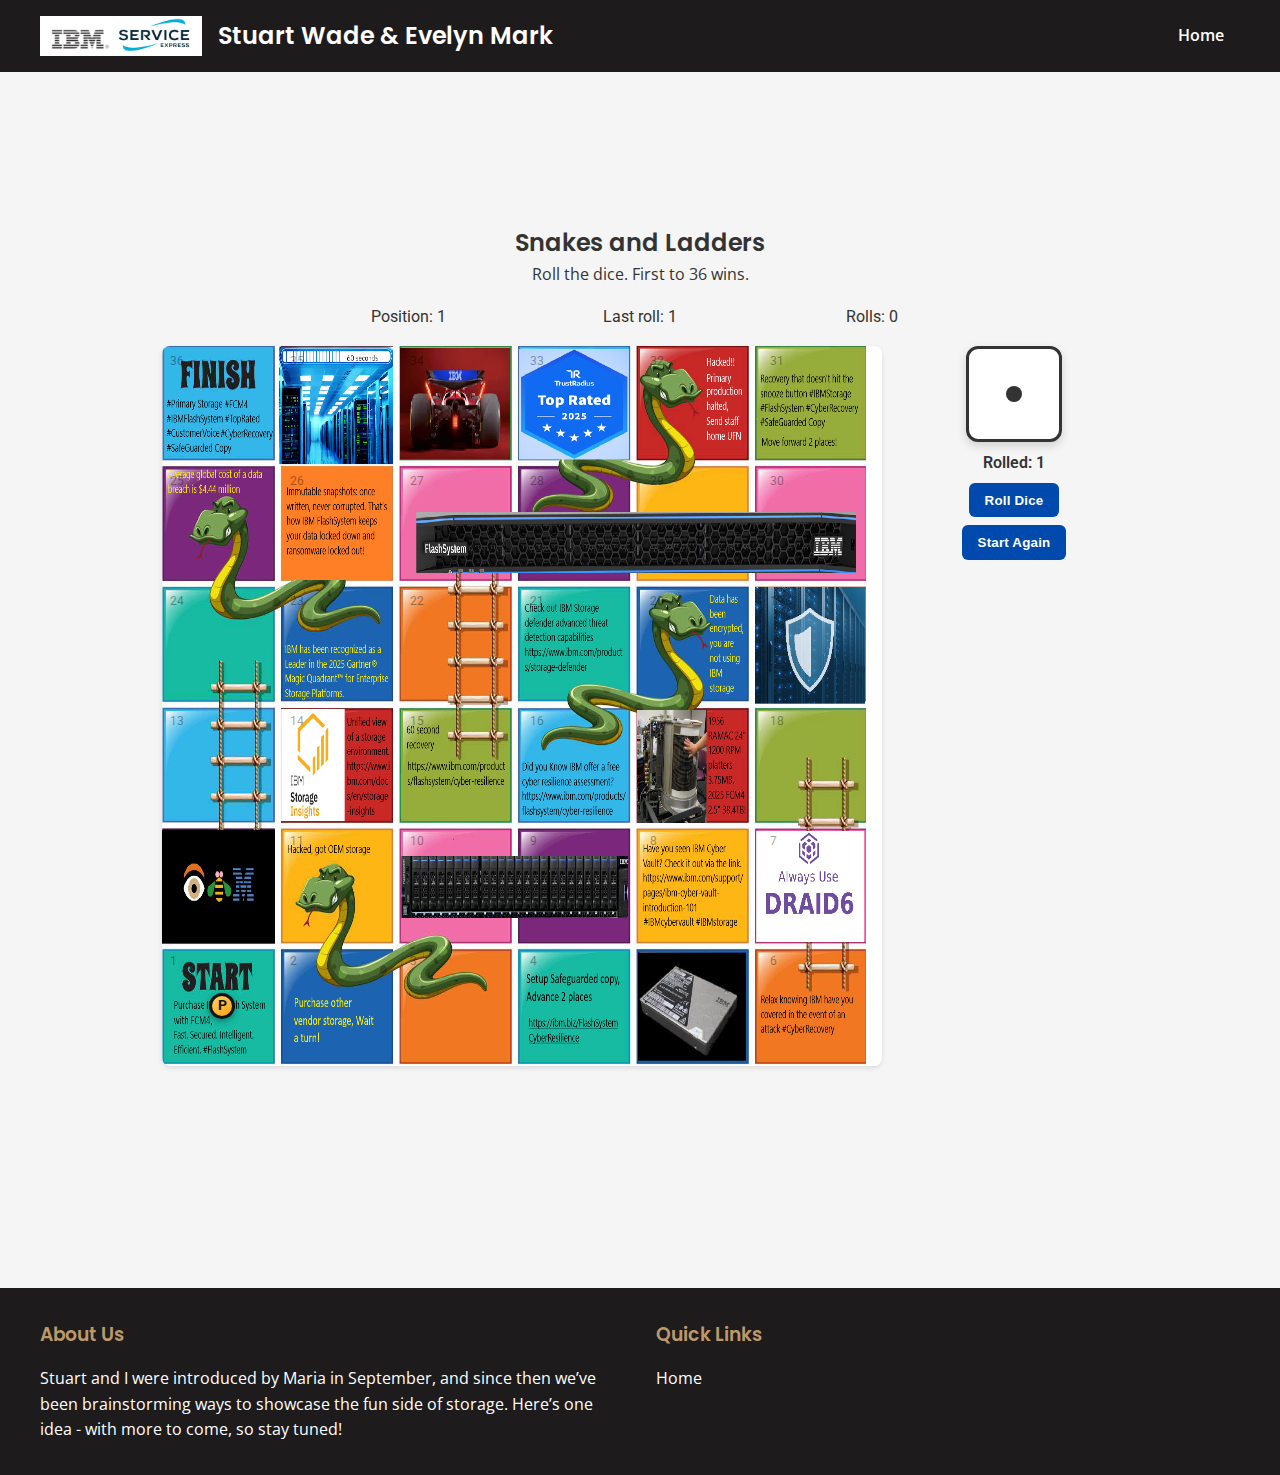
<file: game.html>
<!DOCTYPE html>
<html lang="en">
<head>
  <meta charset="UTF-8" />
  <meta name="viewport" content="width=device-width, initial-scale=1.0"/>
  <meta name="description" content="Storage Snakes vs Flash Ladders"/>
  <title>Storage Snakes vs Flash Ladders</title>
  <link href="https://fonts.googleapis.com/css2?family=Open+Sans:wght@400;600&family=Poppins:wght@500;600&family=Roboto:wght@400;500&display=swap" rel="stylesheet"/>
  <link rel="stylesheet" href="styles.css" />
  <style>
    /* Scoped styles for the game board */
    .game-wrapper { max-width: 1000px; margin: 80px auto; padding: 1rem; }
    .game-header { text-align: center; margin-bottom: 1rem; }
    .board {
      position: relative;
      display: grid;
      grid-template-columns: repeat(6, 1fr);
      grid-auto-rows: 1fr;
      gap: 0;
      /* Use the supplied board artwork as the visual layout */
      background: url('./Flash snakes and ladders (2).png') center/100% 100% no-repeat;
      aspect-ratio: 1 / 1;
      width: 100%;
      max-width: 720px;
      margin: 0 auto;
      border-radius: 8px;
      box-shadow: 0 2px 5px rgba(0,0,0,0.1);
      background-color: transparent;
    }
    .game-area { display: flex; gap: 1rem; align-items: flex-start; justify-content: center; }
    .dice-panel { width: 220px; min-width: 200px; display: flex; flex-direction: column; gap: 0.75rem; align-items: center; }
    .dice-box { display: flex; flex-direction: column; gap: 0.5rem; align-items: center; }
    .dice {
      width: 96px; height: 96px; background: #fff; border-radius: 12px;
      border: 3px solid #333; position: relative; box-shadow: 0 4px 10px rgba(0,0,0,0.15);
      display: grid; grid-template-columns: repeat(3, 1fr); grid-template-rows: repeat(3, 1fr);
      padding: 8px; box-sizing: border-box;
    }
    .pip { width: 16px; height: 16px; background: #333; border-radius: 50%; justify-self: center; align-self: center; }
    /* Position pips in 3x3 grid */
    .pip[data-pos="1"] { grid-row: 1; grid-column: 1; }
    .pip[data-pos="2"] { grid-row: 1; grid-column: 2; }
    .pip[data-pos="3"] { grid-row: 1; grid-column: 3; }
    .pip[data-pos="4"] { grid-row: 2; grid-column: 1; }
    .pip[data-pos="5"] { grid-row: 2; grid-column: 2; }
    .pip[data-pos="6"] { grid-row: 2; grid-column: 3; }
    .pip[data-pos="7"] { grid-row: 3; grid-column: 1; }
    .pip[data-pos="8"] { grid-row: 3; grid-column: 2; }
    .pip[data-pos="9"] { grid-row: 3; grid-column: 3; }
    .dice.rolling { animation: shake 0.6s infinite; }
    @keyframes shake { 0% { transform: rotate(0deg); } 25% { transform: rotate(8deg); } 50% { transform: rotate(0deg); } 75% { transform: rotate(-8deg); } 100% { transform: rotate(0deg); } }
    .dice-caption { font-weight: 600; }
    @media (max-width: 900px) { .game-area { flex-direction: column; align-items: center; } .dice-panel { width: auto; min-width: 0; } }
    .cell {
      position: relative;
      background: transparent;
      border-radius: 0;
      display: block;
    }
    .cell .num { position: absolute; top: 6px; left: 8px; font-size: 0.75rem; opacity: 0.35; color: #000; }
    /* Prevent overlay coloring so the artwork remains visible */
    .cell.snake { background: transparent; }
    .cell.ladder { background: transparent; }
    .cell.link-start { outline: 2px solid #e74c3c; }
    .cell.link-end { outline: 2px solid #27ae60; }

    .hud { 
      display: flex; flex-wrap: wrap; align-items: center; justify-content: center; 
      gap: 0.75rem; margin: 0 0 1rem 0; 
    }
    .hud .status { min-width: 220px; text-align: center; }
    .dice-btn { 
      background: var(--primary-blue, #1b4b8b); color: #fff; border: none; 
      padding: 0.6rem 1rem; border-radius: 6px; cursor: pointer; 
      font-weight: 600; letter-spacing: 0.2px; 
    }
    .dice-btn:disabled { opacity: 0.6; cursor: not-allowed; }
    .legend { display: flex; gap: 1rem; justify-content: center; margin-bottom: 1rem; }
    .legend span { display: inline-flex; align-items: center; gap: 0.4rem; }
    .legend .swatch { width: 14px; height: 14px; border-radius: 3px; display: inline-block; }
    .legend .swatch.snake { background: #f6b3b3; }
    .legend .swatch.ladder { background: #a9daf3; }
    .controls { display: flex; gap: 0.75rem; justify-content: center; align-items: center; margin-bottom: 0.75rem; flex-wrap: wrap; }
    .controls label { font-weight: 600; }
    .select, .btn { padding: 0.4rem 0.6rem; border-radius: 6px; border: 1px solid #ccc; }
    .btn { background: var(--primary-blue, #1b4b8b); color: #fff; border: none; }
    .btn.secondary { background: #777; color: #fff; border: none; }
    .badge { display: inline-block; padding: 0.12rem 0.4rem; border-radius: 6px; background: #eee; font-size: 0.8rem; }

    .player-token {
      position: absolute; width: 26px; height: 26px; border-radius: 50%; 
      background: linear-gradient(145deg, #ffd166, #fca311); 
      border: 3px solid #111; box-shadow: 0 2px 6px rgba(0,0,0,0.35);
      display: flex; align-items: center; justify-content: center; 
      font-size: 0.9rem; font-weight: 700; color: #111; 
      transform: translate(-50%, -50%);
      transition: top 1.8s ease-in-out, left 1.8s ease-in-out;
      z-index: 999;
    }
    .announce { text-align: center; min-height: 1.4rem; margin-top: 0.5rem; color: var(--primary-blue, #1b4b8b); font-weight: 600; }
  </style>
</head>
<body>
  <a href="#main-content" class="skip-link">Skip to main content</a>
  <!-- Code was learnt from here https://www.w3schools.com/accessibility/accessibility_skip_links.php#:~:text=The%20skip%20link%20is%20a,to%20it%20with%20an%20anchor.&text=That's%20it. -->

  <header role="banner">
    <nav role="navigation" aria-label="Main navigation">
      <div class="logo">
        <img src="./logo.png" alt="IBM & Service Express Logo" width="40" height="40" />
        <h1>Stuart Wade & Evelyn Mark</h1>
      </div>
      <ul>
        <li><a href="index.html">Home</a></li>
      </ul>
    </nav>
  </header>

  <main id="main-content" role="main">
    <div class="game-wrapper" aria-live="polite">
      <div class="game-header">
        <h2>Snakes and Ladders</h2>
        <p>Roll the dice. First to 36 wins.</p>
      </div>
 
      <div class="hud" role="group" aria-label="Game controls">
        <div class="status" id="status" aria-live="polite">Position: 1</div>
        <div class="status" id="diceText" aria-live="polite">Last roll: -</div>
        <div class="status" id="rolls" aria-live="polite">Rolls: 0</div>
      </div>
 
      <div class="game-area">
        <div class="board" id="board" role="img" aria-label="Snakes and Ladders board 1 to 36"></div>
        <aside class="dice-panel" aria-label="Dice panel">
          <div class="dice-box">
            <div id="dice" class="dice" aria-live="polite" role="img" aria-label="Dice showing value">
              <!-- 3x3 grid of pips; visibility controlled by JS -->
              <div class="pip" data-pos="1" style="visibility:hidden"></div>
              <div class="pip" data-pos="2" style="visibility:hidden"></div>
              <div class="pip" data-pos="3" style="visibility:hidden"></div>
              <div class="pip" data-pos="4" style="visibility:hidden"></div>
              <div class="pip" data-pos="5" style="visibility:hidden"></div>
              <div class="pip" data-pos="6" style="visibility:hidden"></div>
              <div class="pip" data-pos="7" style="visibility:hidden"></div>
              <div class="pip" data-pos="8" style="visibility:hidden"></div>
              <div class="pip" data-pos="9" style="visibility:hidden"></div>
            </div>
            <div class="dice-caption" id="diceCaption">Ready</div>
            <button id="rollBtn" class="dice-btn" aria-label="Roll the dice">Roll Dice</button>
            <button id="restartBtn" class="dice-btn" aria-label="Restart game">Start Again</button>
          </div>
        </aside>
      </div>
      <div class="announce" id="announce" aria-live="assertive"></div>
    </div>
  </main>
<!-- Footer Section -->
  <footer role="contentinfo">
    <div class="footer-content">
      <div class="footer-section">
        <h3>About Us</h3>
        <p>Stuart and I were introduced by Maria in September, and since then we’ve been brainstorming ways to showcase the fun side of storage. Here’s one idea - with more to come, so stay tuned!</p>
      </div>
      <div class="footer-section">
        <h3>Quick Links</h3>
        <ul>
          <li><a href="index.html">Home</a></li>
        </ul>
      </div>
    </div>
  </footer>
  <script>
    (function() {
      const boardEl = document.getElementById('board');
      const statusEl = document.getElementById('status');
      const diceEl = document.getElementById('dice');
      const diceCaptionEl = document.getElementById('diceCaption');
      const diceTextEl = document.getElementById('diceText');
      const rollsEl = document.getElementById('rolls');
      const rollBtn = document.getElementById('rollBtn');
      const restartBtn = document.getElementById('restartBtn');
      const announceEl = document.getElementById('announce');
 
      const boardSize = 6; // 6x6
      const lastCell = 36;
      const cells = [];
      const links = { 6: 18, 12: 24, 15: 27, 11: 3, 20: 16, 25: 23, 32: 28 }; // ladders and snakes
      let rollCount = 0;

      const boardInset = { top: 4, right: 2.5, bottom: 2, left: 4 }; 
 
      // Compute number for a visual row/col with fixed bottom-left serpentine
      function computeNumber(vRow, vCol) {
        const rFromBottom = boardSize - vRow + 1; // 1 at bottom row
        const odd = rFromBottom % 2 === 1;
        const indexInRow = odd ? vCol : (boardSize - vCol + 1);
        return (rFromBottom - 1) * boardSize + indexInRow;
      }
 
      // Build serpentine numbering layout 1..36
      function buildBoard() {
        boardEl.innerHTML = '';
        const frag = document.createDocumentFragment();
        for (let vRow = 1; vRow <= boardSize; vRow++) {
          for (let vCol = 1; vCol <= boardSize; vCol++) {
            const number = computeNumber(vRow, vCol);
            const cell = document.createElement('div');
            cell.className = 'cell';
            cell.setAttribute('data-cell', String(number));
            const num = document.createElement('span');
            num.className = 'num';
            num.textContent = String(number);
            cell.appendChild(num);
            frag.appendChild(cell);
            cells[number] = cell;
          }
        }
        boardEl.appendChild(frag);
      }

      // no edit/link UI; links remains empty by default

      function getVisualCoordsForNumber(num) {
        for (let vRow = 1; vRow <= boardSize; vRow++) {
          for (let vCol = 1; vCol <= boardSize; vCol++) {
            if (computeNumber(vRow, vCol) === num) {
              return { vRow, vCol };
            }
          }
        }
        return null;
      }

      function placeTokenAt(cellNumber) {
        const coords = getVisualCoordsForNumber(cellNumber);
        if (!coords) return;
        if (!tokenEl.parentElement) boardEl.appendChild(tokenEl);
        const topPercent = ((coords.vRow - 0.5) / boardSize) * 100;
        const leftPercent = ((coords.vCol - 0.5) / boardSize) * 100;
        tokenEl.style.top = topPercent + '%';
        tokenEl.style.left = leftPercent + '%';
        tokenEl.style.transform = 'translate(-50%, -50%)';
        void tokenEl.offsetWidth;
      }

      // Robust placement that waits for layout if needed
      // Removed safe wrapper; direct placement works with this layout

      // Dice rendering helpers
      const faceToPips = {
        1: [5],
        2: [1,9],
        3: [1,5,9],
        4: [1,3,7,9],
        5: [1,3,5,7,9],
        6: [1,3,4,6,7,9]
      };
      function renderDice(value) {
        const pips = diceEl.querySelectorAll('.pip');
        pips.forEach(p => p.style.visibility = 'hidden');
        (faceToPips[value] || []).forEach(pos => {
          const pip = diceEl.querySelector(`.pip[data-pos="${pos}"]`);
          if (pip) pip.style.visibility = 'visible';
        });
        diceEl.setAttribute('aria-label', 'Dice showing ' + value);
        diceCaptionEl.textContent = 'Rolled: ' + value;
        diceTextEl.textContent = 'Last roll: ' + value;
      }
      function randomDiceValue() { return Math.floor(Math.random() * 6) + 1; }
      function animateDiceRoll(finalValue) {
        return new Promise(resolve => {
          let ticks = 10;
          diceEl.classList.add('rolling');
          const interval = setInterval(() => {
            const v = randomDiceValue();
            renderDice(v);
            ticks--;
            if (ticks <= 0) {
              clearInterval(interval);
              diceEl.classList.remove('rolling');
              renderDice(finalValue);
              resolve();
            }
          }, 60);
        });
      }

      let position = 1;
      buildBoard();
      const tokenEl = document.createElement('div');
      tokenEl.className = 'player-token';
      tokenEl.setAttribute('aria-label', 'Player token');
      tokenEl.textContent = 'P';
      boardEl.appendChild(tokenEl);
      placeTokenAt(position);

      // links already defined (empty)

      function updateStatus(lastRoll) {
        statusEl.textContent = 'Position: ' + position;
        if (typeof lastRoll === 'number') diceTextEl.textContent = 'Last roll: ' + lastRoll;
        if (rollsEl) rollsEl.textContent = 'Rolls: ' + rollCount;
      }

      async function glideMove(from, to, delayMs) {
        const step = from < to ? 1 : -1;
        let current = from;
        while (current !== to) {
          current += step;
          placeTokenAt(current);
          await new Promise(r => setTimeout(r, delayMs));
        }
      }

      async function handleRoll() {
         if (handleRoll.rolling) return;
         handleRoll.rolling = true;
         rollBtn.disabled = true;
         announceEl.textContent = '';
         try {
           // ensure token is attached and positioned before starting
           placeTokenAt(position);
           const roll = randomDiceValue();
           await animateDiceRoll(roll);
           rollCount += 1;
 
           let target = position + roll;
           if (target > lastCell) {
             // must land exactly; ignore movement if overshoot
             announceEl.textContent = 'You must roll exactly ' + (lastCell - position) + ' to win!';
             updateStatus(roll);
             return;
           }
 
           // Wait 5 seconds after the dice roll before moving the token with visible countdown
           let remaining = 2;
           announceEl.textContent = 'Moving in ' + remaining + '…';
           await new Promise(resolve => {
             const timer = setInterval(() => {
               remaining -= 1;
               if (remaining <= 0) {
                 clearInterval(timer);
                 announceEl.textContent = 'Moving…';
                 resolve();
               } else {
                 announceEl.textContent = 'Moving in ' + remaining + '…';
               }
             }, 1000);
           });
 
           // Animated step-by-step movement with a slower glide (time-based)
           await glideMove(position, target, 1000);
           placeTokenAt(target);
           position = target;
           updateStatus(roll);
           placeTokenAt(position);
 
           // Check snake/ladder
           if (links[position]) {
             const dest = links[position];
             announceEl.textContent = dest > position ? 'Ladder! Climb to ' + dest : 'Snake! Slide to ' + dest;
            await glideMove(position, dest, 1000);
            placeTokenAt(dest);
            position = dest;
            updateStatus();
            placeTokenAt(position);
           }
 
           if (position === lastCell) {
             announceEl.textContent = 'You reached FINISH in ' + rollCount + ' rolls! You win!';
             return; // keep disabled
           }
         } catch (err) {
           console.error('Roll error', err);
         } finally {
           handleRoll.rolling = false;
           if (position !== lastCell) rollBtn.disabled = false;
         }
       }

      rollBtn.addEventListener('click', handleRoll);
      restartBtn.addEventListener('click', () => {
        position = 1;
        placeTokenAt(position);
        updateStatus();
        announceEl.textContent = 'Game reset. Roll to start!';
        rollBtn.disabled = false;
        diceCaptionEl.textContent = 'Ready';
        diceTextEl.textContent = 'Last roll: -';
        renderDice(1);
        rollCount = 0;
        updateStatus();
      });
      // Initialize dice face on load
      renderDice(1);
    })();
  </script>
</body>
</html>
</file>
<file: styles.css>
* {
    margin: 0;
    padding: 0;
    box-sizing: border-box;
}

/* Refreshed knowledge from reading this https://www.freecodecamp.org/news/what-are-css-variables-and-how-to-use-them/  */
:root {
    /* Colors */
    --primary-blue: #004AAD;
    --accent-gold: #BD996A;
    --dark-gray: #1D1B1C;
    --light-brown: #8E7268;
    --white: #ffffff;
    --light-gray: #f5f5f5;
    --text-color: #333333;
}

/* Typography - learning through https://www.w3schools.com/css/css3_variables.asp assisted with the code to help understand variables */
body {
    font-family: 'Roboto', sans-serif;
    line-height: 1.6;
    color: var(--text-color);
    background-color: var(--light-gray);
}
/* Code has been learnt from https://www.w3schools.com/howto/howto_css_smooth_scroll.asp */

html {
    scroll-behavior: smooth;
  }

h1, h2, h3 {
    font-family: 'Poppins', sans-serif;
    font-weight: 600;
}

p, a, li {
    font-family: 'Open Sans', sans-serif;
}

/* Skip links refresh from reading here https://www.w3schools.com/accessibility/accessibility_skip_links.php */
.skip-link {
    position: absolute;
    top: -40px;
    left: 0;
    background: var(--primary-blue);
    color: var(--white);
    padding: 8px;
    z-index: 100;
    transition: top 0.3s;
}

.skip-link:focus {
    top: 0;
}


header {
    background-color: var(--dark-gray);
    padding: 1rem;
    position: fixed;
    width: 100%;
    top: 0;
    z-index: 1000;
}

nav {
    max-width: 1200px;
    margin: 0 auto;
    display: flex;
    justify-content: space-between;
    align-items: center;
}

.logo {
    display: flex;
    align-items: center;
    gap: 1rem;
}

.logo img {
    height: 40px;
    width: auto;
}

.logo h1 {
    color: var(--white);
    font-size: 1.5rem;
}

nav ul {
    display: flex;
    list-style: none;
    gap: 2rem;
}

nav a {
    color: var(--white);
    text-decoration: none;
    font-weight: 600;
    padding: 0.5rem 1rem;
    border-radius: 4px;
    transition: background-color 0.3s;
}

nav a:hover,
/* Hoover refresh capability from https://www.w3schools.com/cssref/sel_hover.php  */
nav a:focus {
    background-color: var(--accent-gold);
    outline: 2px solid var(--white);
}

/* Hero Section - Understood and learnt the hero section from https://www.awebco.com/blog/hero-section/  */
.hero {
    height: 80vh;
    background: linear-gradient(rgba(0, 0, 0, 0.5), rgba(0, 0, 0, 0.5)),
                url('./Flash snakes and ladders (2).png') center/cover;
    display: flex;
    flex-direction: column;
    justify-content: center;
    align-items: center;
    text-align: center;
    color: var(--white);
    padding: 0 1rem;
}

.hero h2 {
    font-size: 2.5rem;
    margin-bottom: 1rem;
}

.hero p {
    font-size: 1.2rem;
    margin-bottom: 2rem;
}

/* Main Content */
main {
    max-width: 1200px;
    margin: 80px auto 0;
    padding: 3rem;
}

/* About Section */
.about {
    padding: 3rem 0;
}

.about-content {
    background-color: var(--white);
    padding: 2rem;
    border-radius: 8px;
    box-shadow: 0 2px 5px rgba(0,0,0,0.1);
    /* Box shadow reference: code learnt from https://www.w3schools.com/css/css3_shadows_box.asp */
}

.about h2 {
    color: var(--primary-blue);
    margin-bottom: 1.5rem;
}

.about-text {
    max-width: 800px;
    margin: 0 auto;
}

.about-text p {
    margin-bottom: 1rem;
}

.about-text ul {
    list-style-position: inside;
    margin: 1rem 0;
}

.about-text li {
    margin-bottom: 0.5rem;
}

/* Cocktails Section */
/* Referencing understanding of code from here https://developer.mozilla.org/en-US/docs/Web/CSS/grid-template-columns when learning the CSS Grid template */

.cocktails {
    padding: 4rem 0;
}

.cocktails h2 {
    text-align: center;
    margin-bottom: 3rem;
    font-size: 2rem;
    color: var(--primary-blue);
}

.cocktail-grid {
    display: grid;
    grid-template-columns: repeat(auto-fit, minmax(280px, 1fr));
    gap: 2rem;
}

.cocktail {
    background: var(--white);
    border-radius: 8px;
    overflow: hidden;
    box-shadow: 0 2px 5px rgba(0,0,0,0.1);
    /* Code has been learnt from advanced css in w3 schools https://www.w3schools.com/css/css3_shadows_box.asp  */
    transition: transform 0.3s;
}

.cocktail:hover {
    transform: translateY(-5px);
}

.cocktail img {
    width: 100%;
    height: 200px;
    object-fit: cover;
}

.cocktail-content {
    padding: 1.5rem;
}

.cocktail h3 {
    color: var(--primary-blue);
    margin-bottom: 0.5rem;
}

.cocktail p {
    color: var(--text-color);
    margin-bottom: 1rem;
}

/* Buttons */
/* Referencing - used this website to mess with button looks https://htmlcheatsheet.com/css/#  */
/* Basic refresh of buttons - utilising https://www.w3schools.com/css/css3_buttons.asp to remember from first year */
.button {
    display: inline-block;
    padding: 0.8rem 1.5rem;
    background-color: var(--accent-gold);
    color: var(--white);
    text-decoration: none;
    border-radius: 4px;
    font-weight: 600;
    transition: background-color 0.3s;
    border: none;
    cursor: pointer;
}

.button:hover,
.button:focus {
    background-color: var(--light-brown);
    outline: 2px solid var(--primary-blue);
}

/* Footer*/
/* Reminder of footer tag - https://www.w3schools.com/tags/tag_footer.asp */

footer {
    background-color: var(--dark-gray);
    color: var(--white);
    padding: 2rem;
    margin-top: 3rem;
}

.footer-content {
    max-width: 1200px;
    margin: 0 auto;
    display: grid;
    grid-template-columns: repeat(auto-fit, minmax(250px, 1fr));
    gap: 2rem;
}

.footer-section h3 {
    color: var(--accent-gold);
    margin-bottom: 1rem;
}

.footer-section ul {
    list-style: none;
}

.footer-section a {
    color: var(--white);
    text-decoration: none;
    transition: color 0.3s;
}

.footer-section a:hover,
.footer-section a:focus {
    color: var(--accent-gold);
    outline: none;
}

.copyright {
    text-align: center;
    margin-top: 2rem;
    padding-top: 1rem;
    border-top: 1px solid rgba(255, 255, 255, 0.1);
}

/* Recipe Categories */
.category-grid {
    display: grid;
    grid-template-columns: repeat(auto-fit, minmax(250px, 1fr));
    gap: 2rem;
    margin: 2rem 0;
}

.category-card {
    background: var(--white);
    padding: 2rem;
    border-radius: 8px;
    text-decoration: none;
    color: var(--text-color);
    transition: transform 0.3s;
    box-shadow: 0 2px 5px rgba(0,0,0,0.1);
}

.category-card:hover,
.category-card:focus {
    transform: translateY(-5px);
    outline: 2px solid var(--primary-blue);
}

/* Recipe Cards */

.recipe-card {
    background: var(--white);
    border-radius: 8px;
    overflow: hidden;
    margin-bottom: 2rem;
    box-shadow: 0 2px 5px rgba(0,0,0,0.1);
}

.recipe-content {
    padding: 1.5rem;
}

.recipe-details {
    display: flex;
    gap: 1rem;
    margin: 1rem 0;
}

.recipe-details p {
    background: var(--light-gray);
    padding: 0.5rem 1rem;
    border-radius: 4px;
}

.recipe-card img {
    max-width: 300px;
    max-height: 200px;
    width: auto;
    height: auto;
    display: block;
}


/* Ingredients Grid */
.ingredient-grid {
    display: grid;
    grid-template-columns: repeat(auto-fit, minmax(250px, 1fr));
    gap: 2rem;
    margin: 2rem 0;
}

.ingredient-category {
    background: var(--white);
    padding: 1.5rem;
    border-radius: 8px;
    box-shadow: 0 2px 5px rgba(0,0,0,0.1);
}

.ingredient-category h3 {
    color: var(--primary-blue);
    margin-bottom: 1rem;

}
/* Reminder of listing attribute https://www.w3schools.com/cssref/pr_list-style-type.php - code is referenced */

.ingredient-category ul {
    list-style: none;
}

.ingredient-category li {
    margin-bottom: 0.5rem;
    padding-left: 1.5rem;
    position: relative;
}

.ingredient-category li::before {
    content: "•";
    color: var(--accent-gold);
    position: absolute;
    left: 0;
}

/* Gallery Grid */
.gallery-grid {
    display: grid;
    grid-template-columns: repeat(auto-fit, minmax(300px, 1fr));
    gap: 2rem;
    margin: 2rem 0;
}

.gallery-item {
    margin: 0;
    position: relative;
}
/* To ensure images fit into the container https://www.w3schools.com/css/css3_object-fit.asp code was learnt from here */

.gallery-item img {
    width: 100%;
    height: 200px;
    object-fit: cover;
    border-radius: 8px;
}

.gallery-item figcaption {
    margin-top: 0.5rem;
    text-align: center;
    color: var(--text-color);
}

/* Blog Posts */
.blog-post {
    background: var(--white);
    border-radius: 8px;
    overflow: hidden;
    margin-bottom: 2rem;
    box-shadow: 0 2px 5px rgba(0,0,0,0.1);
    max-width: 600px;
    margin-left: auto;
    margin-right: auto;
}

.blog-post img {
    max-width: 300px;
    max-height: 200px;
    width: auto;
    height: auto;
    display: block;
    margin: 0 auto;
}

.post-content {
    padding: 1.5rem;
}

.post-date {
    color: var(--light-brown);
    font-size: 0.9rem;
    margin: 0.5rem 0;
}

/* Gallery Form */
.newsletter {
    background: var(--white);
    padding: 2rem;
    border-radius: 8px;
    margin: 2rem 0;
    box-shadow: 0 2px 5px rgba(0,0,0,0.1);
}

.gallery-form {
    display: flex;
    flex-direction: column;
    gap: 1rem;
    max-width: 500px;
    margin: 1rem auto;
}

.gallery-form label {
    font-weight: 600;
}

.gallery-form input {
    padding: 0.8rem;
    border: 1px solid var(--light-gray);
    border-radius: 4px;
    font-size: 1rem;
}

/* Tips Grid */
.tips-grid {
    display: grid;
    grid-template-columns: repeat(auto-fit, minmax(250px, 1fr));
    gap: 2rem;
    margin: 2rem 0;
}

.tip {
    background: var(--white);
    padding: 1.5rem;
    border-radius: 8px;
    box-shadow: 0 2px 5px rgba(0,0,0,0.1);
}

.tip h3 {
    color: var(--primary-blue);
    margin-bottom: 1rem;
}

/* Referencing: Help from colleague for the video containers and using this https://www.w3schools.com/howto/howto_css_responsive_iframes.asp link */
.video-container {
    position: relative;
    width: 100%;
    padding-bottom: 56.25%; /* 16:9 Aspect Ratio */
    height: 0;
    overflow: hidden;
    border-radius: 8px;
    /* Referencing: Help from work colleague where we used https://www.w3schools.com/cssref/css3_pr_border-radius.php to border */
}

/* Referencing: Help from colleague for the video containers and using this https://www.w3schools.com/howto/howto_css_responsive_iframes.asp link */
.video-container iframe {
    position: absolute;
    top: 0;
    left: 0;
    width: 100%;
    height: 100%;
    border: none;
}

.tip h3 a {
    color: var(--primary-blue);
    text-decoration: none;
    transition: color 0.3s ease;
    display: inline-block;
    position: relative;
}

.tip h3 a:hover,
.tip h3 a:focus {
    color: var(--accent-gold);
}

.tip h3 a::after {
    content: '▶';
    margin-left: 8px;
    font-size: 0.8em;
    opacity: 0.7;
}

.tip h3 a:hover::after {
    opacity: 1;
}

/* Contact Form */
/* Referencing: Learnt code from here https://www.w3schools.com/howto/howto_css_contact_form.asp */
.contact-form {
    background: var(--white);
    padding: 2rem;
    border-radius: 8px;
    margin: 2rem 0;
    box-shadow: 0 2px 5px rgba(0,0,0,0.1);
    max-width: 600px;
    margin-left: auto;
    margin-right: auto;
}

.contact-form h2 {
    color: var(--primary-blue);
    margin-bottom: 1.5rem;
    text-align: center;
}

.form-group {
    margin-bottom: 1.5rem;
}

.form-group label {
    display: block;
    margin-bottom: 0.5rem;
    font-weight: 600;
    color: var(--text-color);
}

.form-group input,
.form-group textarea {
    width: 100%;
    padding: 0.8rem;
    border: 1px solid var(--light-gray);
    border-radius: 4px;
    font-size: 1rem;
    font-family: 'Open Sans', sans-serif;
}

.form-group textarea {
    resize: vertical;
}

.contact-form .button {
    width: 100%;
    margin-top: 1rem;
}

/* Responsive Design - Media Queries */
/* Referencing - https://www.w3schools.com/css/css_rwd_mediaqueries.asp Colleague helped position breakpoints within screen using media queries */
@media (max-width: 768px) {
    header {
        position: relative;
        padding: 1rem 0;
    }

    nav {
        flex-direction: column;
        align-items: center;
        gap: 1rem;
    }

    nav ul {
        flex-direction: column;
        align-items: center;
        gap: 1rem;
        width: 100%;
    }

    nav li {
        width: 100%;
        text-align: center;
    }

    nav a {
        display: block;
        padding: 1rem;
    }

    main {
        margin-top: 0;
    }

    .hero h2 {
        font-size: 2rem;
    }

    .hero p {
        font-size: 1rem;
    }

    .cocktail-grid {
        grid-template-columns: 1fr;
    }

    .about-content {
        padding: 1rem;
    }

    .about h2 {
        font-size: 1.5rem;
    }

    .category-grid,
    .ingredient-grid,
    .gallery-grid,
    .tips-grid {
        grid-template-columns: 1fr;
    }

    .recipe-details {
        flex-direction: column;
    }

    .gallery-form {
        width: 100%;
    }
}
</file>
